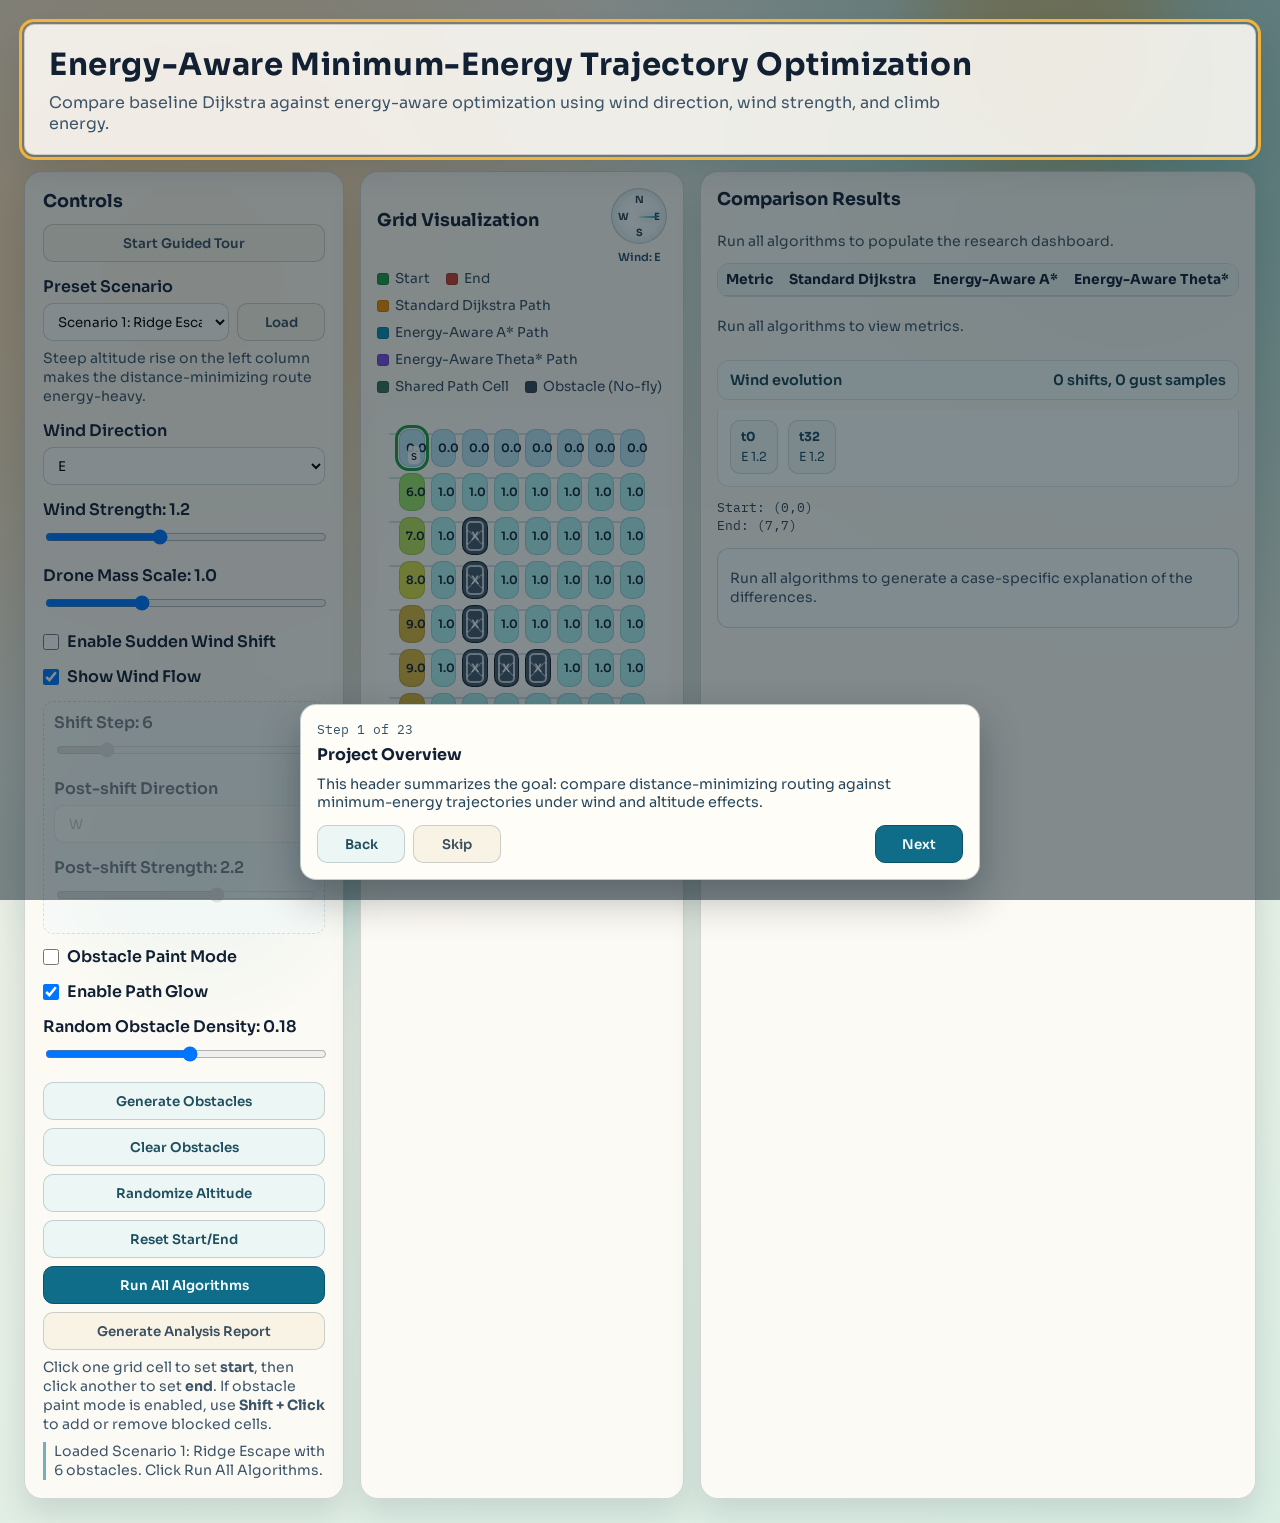
<file: Drone-Path-Planning-and-Graph-Generation-Project/energy-aware-shortest-path/index.html>
<!doctype html>
<html lang="en">
<head>
  <meta charset="UTF-8" />
  <meta name="viewport" content="width=device-width, initial-scale=1.0" />
  <title>Energy-Aware Minimum-Energy Trajectory | DAA Mini-Project</title>
  <link rel="preconnect" href="https://fonts.googleapis.com" />
  <link rel="preconnect" href="https://fonts.gstatic.com" crossorigin />
  <link
    href="https://fonts.googleapis.com/css2?family=Sora:wght@400;600;700&family=IBM+Plex+Mono:wght@400;500&display=swap"
    rel="stylesheet"
  />
  <link rel="stylesheet" href="styles.css" />
</head>
<body>
  <div class="orb orb-one"></div>
  <div class="orb orb-two"></div>

  <main class="app-shell">
    <header class="hero panel">
      <h1>Energy-Aware Minimum-Energy Trajectory Optimization</h1>
      <p>
        Compare baseline Dijkstra against energy-aware optimization using
        wind direction, wind strength, and climb energy.
      </p>
    </header>

    <section class="layout">
      <aside class="panel controls">
        <h2>Controls</h2>

        <button id="startTourBtn" class="secondary-btn tour-btn" type="button">Start Guided Tour</button>

        <div class="control-group">
          <label for="scenarioSelect">Preset Scenario</label>
          <div class="inline-controls">
            <select id="scenarioSelect"></select>
            <button id="loadScenarioBtn" class="secondary-btn">Load</button>
          </div>
          <p id="scenarioDescription" class="muted-text"></p>
        </div>

        <div class="control-group">
          <label for="windDirection">Wind Direction</label>
          <select id="windDirection"></select>
        </div>

        <div class="control-group">
          <label for="windStrength">
            Wind Strength: <span id="windStrengthValue">1.5</span>
          </label>
          <input id="windStrength" type="range" min="0" max="3" step="0.1" value="1.5" />
        </div>

        <div class="control-group">
          <label for="altitudeFactor">
            Drone Mass Scale: <span id="altitudeFactorValue">1.0</span>
          </label>
          <input id="altitudeFactor" type="range" min="0" max="3" step="0.1" value="1.0" />
        </div>

        <div class="control-group">
          <label class="checkbox-label" for="dynamicWindEnabled">
            <input id="dynamicWindEnabled" type="checkbox" />
            Enable Sudden Wind Shift
          </label>
        </div>

        <div class="control-group">
          <label class="checkbox-label" for="showWindFlow">
            <input id="showWindFlow" type="checkbox" checked />
            Show Wind Flow
          </label>
        </div>

        <div id="windShiftControls" class="wind-shift-panel">
          <div class="control-group">
            <label for="windShiftStep">
              Shift Step: <span id="windShiftStepValue">6</span>
            </label>
            <input id="windShiftStep" type="range" min="1" max="30" step="1" value="6" />
          </div>

          <div class="control-group">
            <label for="windDirectionAfterShift">Post-shift Direction</label>
            <select id="windDirectionAfterShift"></select>
          </div>

          <div class="control-group">
            <label for="windStrengthAfterShift">
              Post-shift Strength: <span id="windStrengthAfterShiftValue">2.2</span>
            </label>
            <input id="windStrengthAfterShift" type="range" min="0" max="3.5" step="0.1" value="2.2" />
          </div>
        </div>

        <div class="control-group">
          <label class="checkbox-label" for="obstaclePaintMode">
            <input id="obstaclePaintMode" type="checkbox" />
            Obstacle Paint Mode
          </label>
        </div>

        <div class="control-group">
          <label class="checkbox-label" for="enablePathGlow">
            <input id="enablePathGlow" type="checkbox" checked />
            Enable Path Glow
          </label>
        </div>

        <div class="control-group">
          <label for="obstacleDensity">
            Random Obstacle Density: <span id="obstacleDensityValue">0.18</span>
          </label>
          <input id="obstacleDensity" type="range" min="0" max="0.35" step="0.01" value="0.18" />
        </div>

        <div class="button-grid">
          <button id="randomObstacleBtn" class="ghost-btn">Generate Obstacles</button>
          <button id="clearObstacleBtn" class="ghost-btn">Clear Obstacles</button>
          <button id="randomizeBtn" class="ghost-btn">Randomize Altitude</button>
          <button id="resetSelectionBtn" class="ghost-btn">Reset Start/End</button>
          <button id="runBtn" class="primary-btn">Run All Algorithms</button>
          <button id="generateReportBtn" class="secondary-btn">Generate Analysis Report</button>
        </div>

        <p class="help-text">
          Click one grid cell to set <strong>start</strong>, then click another to set
          <strong>end</strong>. If obstacle paint mode is enabled, use <strong>Shift + Click</strong>
          to add or remove blocked cells.
        </p>

        <p id="statusLine" class="status-line">Ready.</p>
      </aside>

      <section class="visuals">
        <article class="panel">
          <div class="panel-header">
            <h2>Grid Visualization</h2>
            <div id="windCompass" class="compass" aria-live="polite" aria-label="Wind compass">
              <div class="compass-face">
                <span class="compass-dir north">N</span>
                <span class="compass-dir east">E</span>
                <span class="compass-dir south">S</span>
                <span class="compass-dir west">W</span>
                <div class="compass-needle"></div>
              </div>
              <div id="windCompassLabel" class="compass-label">Wind: E</div>
            </div>
          </div>

          <div class="legend">
            <span><i class="swatch start"></i> Start</span>
            <span><i class="swatch end"></i> End</span>
            <span><i class="swatch baseline"></i> Standard Dijkstra Path</span>
            <span><i class="swatch energy"></i> Energy-Aware A* Path</span>
            <span><i class="swatch theta"></i> Energy-Aware Theta* Path</span>
            <span><i class="swatch overlap"></i> Shared Path Cell</span>
            <span><i class="swatch blocked"></i> Obstacle (No-fly)</span>
          </div>

          <div class="grid-wrap">
            <canvas id="windCanvas" class="wind-canvas" aria-hidden="true"></canvas>
            <canvas id="pathCanvas" class="path-canvas" aria-hidden="true"></canvas>
            <div id="windFlow" class="wind-flow" aria-hidden="true"></div>
            <div id="grid" class="grid" aria-label="Path planning grid"></div>
          </div>
        </article>

        <article class="panel results-panel">
          <h2>Comparison Results</h2>

          <div id="researchDashboard" class="research-dashboard"></div>

          <div class="table-wrap">
            <table id="comparisonTable">
              <thead>
                <tr>
                  <th>Metric</th>
                  <th>Standard Dijkstra</th>
                  <th>Energy-Aware A*</th>
                  <th>Energy-Aware Theta*</th>
                </tr>
              </thead>
              <tbody></tbody>
            </table>
          </div>

          <div id="statsCards" class="stats-cards"></div>
          <div id="dynamicMetrics" class="dynamic-metrics-panel"></div>
          <div id="windEvolution" class="wind-evolution-panel"></div>

          <div id="pathSummary" class="path-summary"></div>
          <div id="resultExplanation" class="result-explanation"></div>
        </article>
      </section>
    </section>
  </main>

  <div id="tourOverlay" class="tour-overlay hidden" role="dialog" aria-modal="true" aria-live="polite" aria-label="Guided tour">
    <article class="tour-card">
      <p id="tourStepCounter" class="tour-step-counter"></p>
      <h3 id="tourTitle"></h3>
      <p id="tourBody" class="tour-body"></p>
      <div class="tour-actions">
        <button id="tourBackBtn" class="ghost-btn" type="button">Back</button>
        <button id="tourSkipBtn" class="secondary-btn tour-skip-btn" type="button">Skip</button>
        <button id="tourNextBtn" class="primary-btn" type="button">Next</button>
      </div>
    </article>
  </div>

  <script type="module" src="js/app.js"></script>
</body>
</html>
</file>
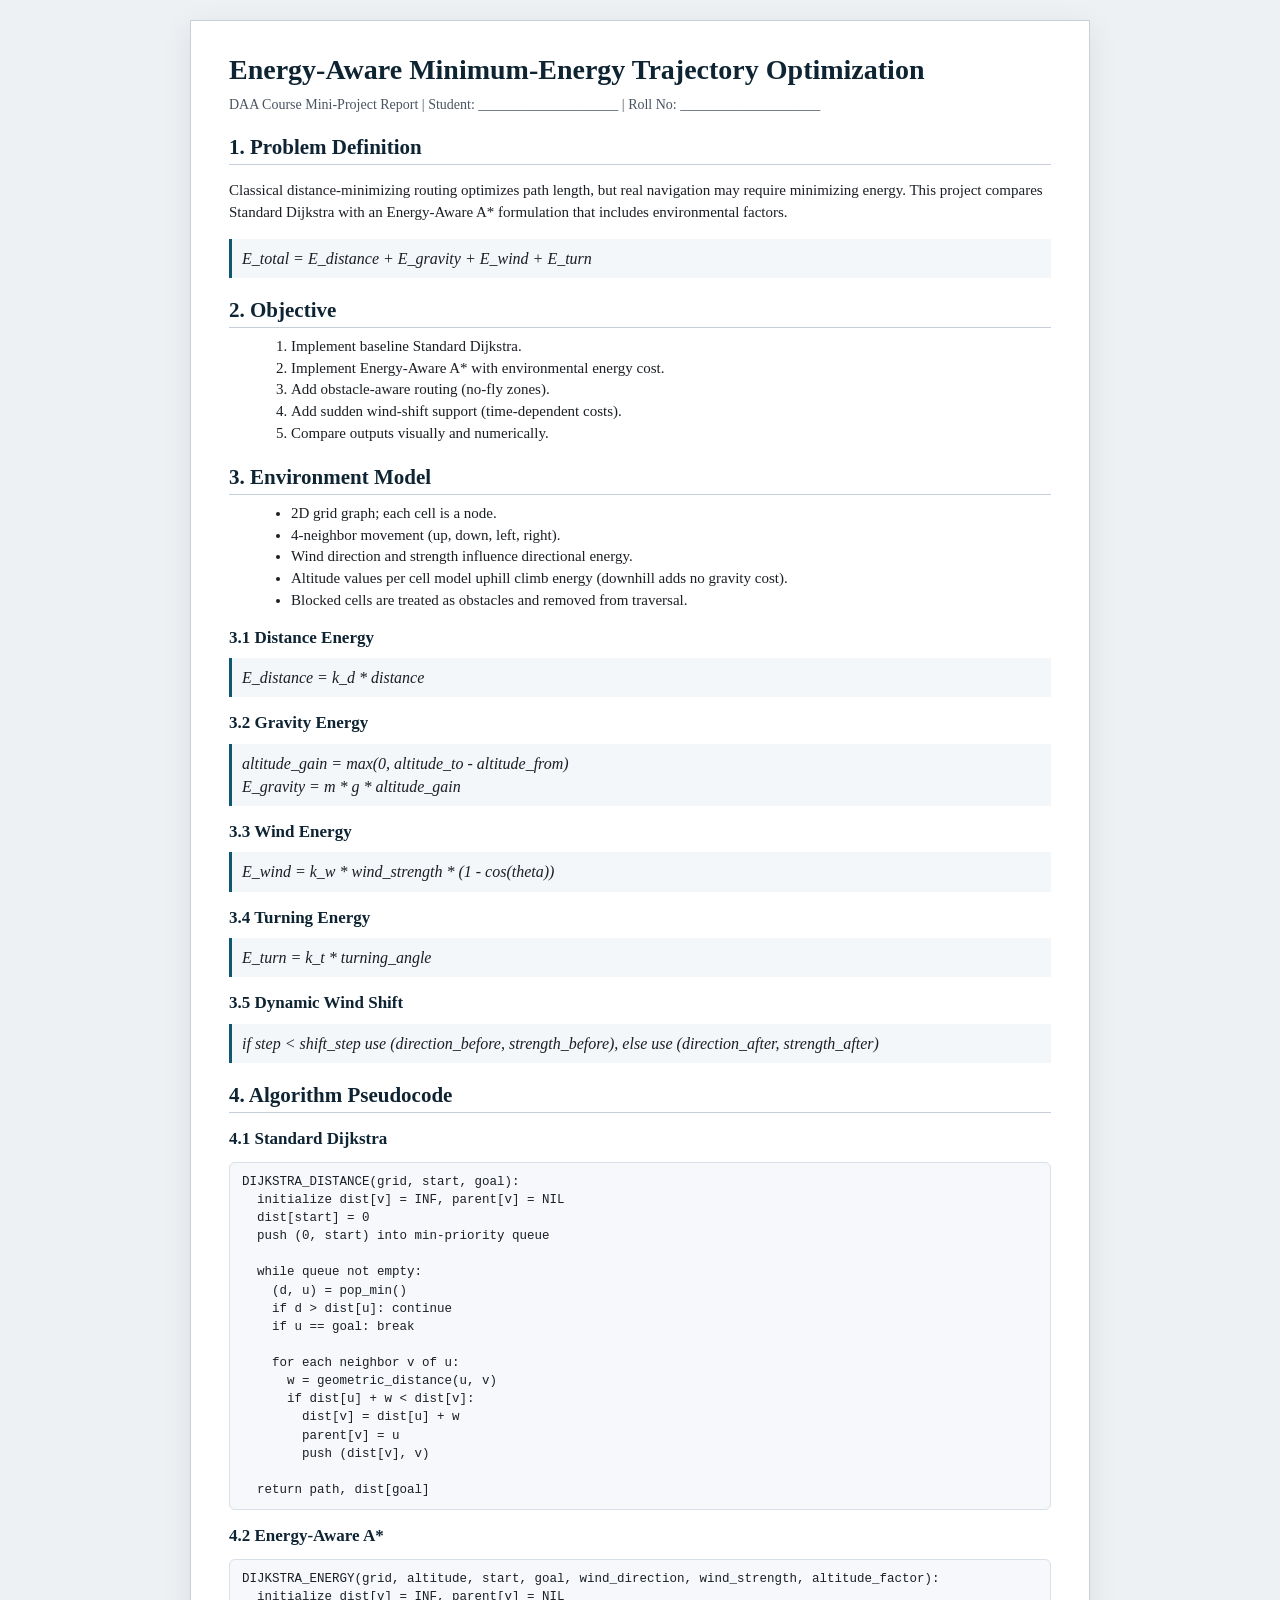
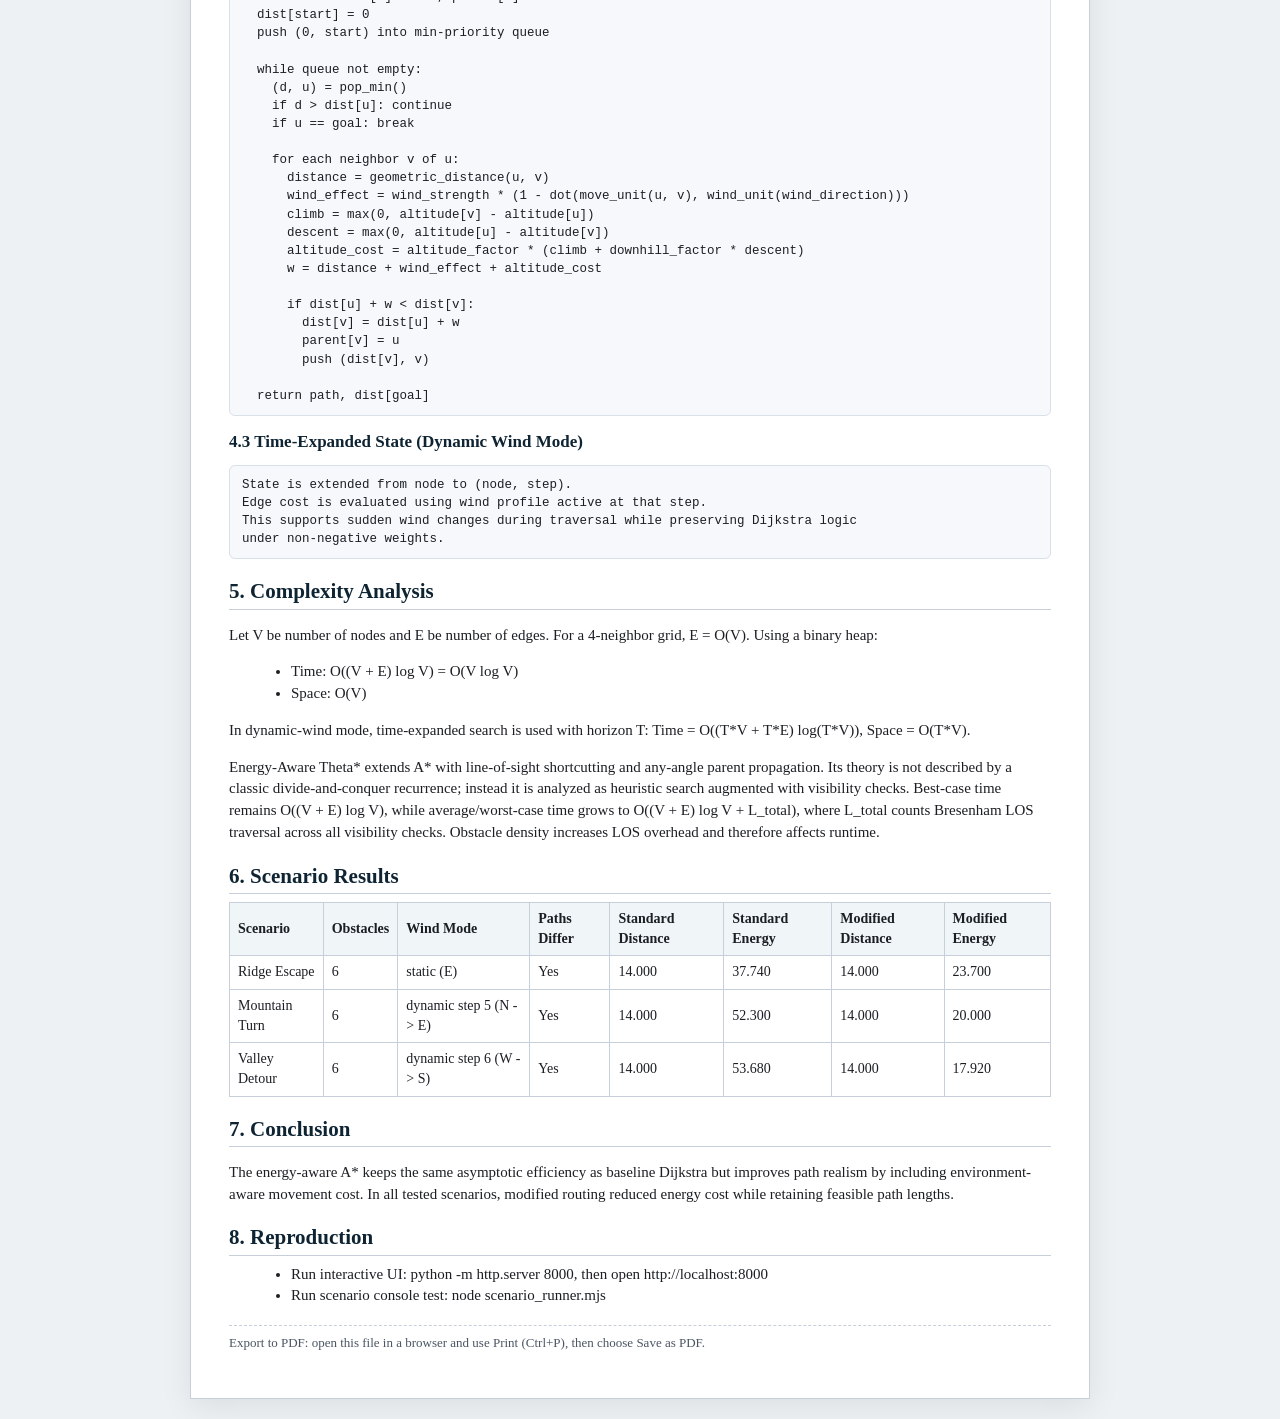
<file: Drone-Path-Planning-and-Graph-Generation-Project/energy-aware-shortest-path/DAA_Report_Print.html>
<!doctype html>
<html lang="en">
<head>
  <meta charset="UTF-8" />
  <meta name="viewport" content="width=device-width, initial-scale=1.0" />
  <title>DAA Report - Energy-Aware Minimum-Energy Trajectory</title>
  <style>
    :root {
      --ink: #1b1f24;
      --muted: #4a5563;
      --line: #c7d0da;
      --accent: #0f5870;
      --paper: #ffffff;
      --code-bg: #f6f8fb;
    }

    * {
      box-sizing: border-box;
    }

    @page {
      size: A4;
      margin: 18mm 16mm;
    }

    body {
      margin: 0;
      font-family: "Times New Roman", Times, serif;
      background: #eef1f4;
      color: var(--ink);
      line-height: 1.45;
    }

    .page {
      width: min(900px, 100%);
      margin: 20px auto;
      background: var(--paper);
      border: 1px solid var(--line);
      padding: 32px 38px;
      box-shadow: 0 8px 30px rgba(0, 0, 0, 0.08);
    }

    h1,
    h2,
    h3 {
      margin: 0 0 8px;
      font-weight: 700;
      line-height: 1.2;
      color: #0f2433;
    }

    h1 {
      font-size: 28px;
      margin-bottom: 4px;
    }

    h2 {
      font-size: 21px;
      margin-top: 20px;
      border-bottom: 1px solid var(--line);
      padding-bottom: 4px;
    }

    h3 {
      font-size: 17px;
      margin-top: 16px;
    }

    p,
    li {
      font-size: 15px;
    }

    .meta {
      margin: 8px 0 14px;
      color: var(--muted);
      font-size: 14px;
    }

    .equation {
      margin: 10px 0;
      padding: 8px 10px;
      border-left: 3px solid var(--accent);
      background: #f3f7fa;
      font-style: italic;
    }

    ul,
    ol {
      margin: 8px 0 8px 22px;
    }

    pre {
      background: var(--code-bg);
      border: 1px solid #d8e0ea;
      border-radius: 6px;
      padding: 10px 12px;
      font-family: Consolas, "Courier New", monospace;
      font-size: 12.5px;
      overflow-x: auto;
      white-space: pre;
    }

    table {
      width: 100%;
      border-collapse: collapse;
      margin-top: 8px;
      font-size: 14px;
    }

    th,
    td {
      border: 1px solid var(--line);
      padding: 6px 8px;
      text-align: left;
    }

    th {
      background: #f0f5f8;
    }

    .note {
      margin-top: 18px;
      font-size: 13px;
      color: var(--muted);
      border-top: 1px dashed var(--line);
      padding-top: 8px;
    }

    @media print {
      body {
        background: #fff;
      }

      .page {
        border: 0;
        box-shadow: none;
        margin: 0;
        width: auto;
        padding: 0;
      }

      .note {
        display: none;
      }
    }
  </style>
</head>
<body>
  <article class="page">
    <h1>Energy-Aware Minimum-Energy Trajectory Optimization</h1>
    <p class="meta">
      DAA Course Mini-Project Report | Student: ____________________ | Roll No: ____________________
    </p>

    <h2>1. Problem Definition</h2>
    <p>
      Classical distance-minimizing routing optimizes path length, but real navigation may require minimizing energy.
      This project compares Standard Dijkstra with an Energy-Aware A* formulation that includes environmental factors.
    </p>
    <div class="equation">E_total = E_distance + E_gravity + E_wind + E_turn</div>

    <h2>2. Objective</h2>
    <ol>
      <li>Implement baseline Standard Dijkstra.</li>
      <li>Implement Energy-Aware A* with environmental energy cost.</li>
      <li>Add obstacle-aware routing (no-fly zones).</li>
      <li>Add sudden wind-shift support (time-dependent costs).</li>
      <li>Compare outputs visually and numerically.</li>
    </ol>

    <h2>3. Environment Model</h2>
    <ul>
      <li>2D grid graph; each cell is a node.</li>
      <li>4-neighbor movement (up, down, left, right).</li>
      <li>Wind direction and strength influence directional energy.</li>
      <li>Altitude values per cell model uphill climb energy (downhill adds no gravity cost).</li>
      <li>Blocked cells are treated as obstacles and removed from traversal.</li>
    </ul>

    <h3>3.1 Distance Energy</h3>
    <div class="equation">E_distance = k_d * distance</div>

    <h3>3.2 Gravity Energy</h3>
    <div class="equation">
      altitude_gain = max(0, altitude_to - altitude_from)<br />
      E_gravity = m * g * altitude_gain
    </div>

    <h3>3.3 Wind Energy</h3>
    <div class="equation">E_wind = k_w * wind_strength * (1 - cos(theta))</div>

    <h3>3.4 Turning Energy</h3>
    <div class="equation">E_turn = k_t * turning_angle</div>

    <h3>3.5 Dynamic Wind Shift</h3>
    <div class="equation">
      if step &lt; shift_step use (direction_before, strength_before), else use (direction_after, strength_after)
    </div>

    <h2>4. Algorithm Pseudocode</h2>

    <h3>4.1 Standard Dijkstra</h3>
    <pre>DIJKSTRA_DISTANCE(grid, start, goal):
  initialize dist[v] = INF, parent[v] = NIL
  dist[start] = 0
  push (0, start) into min-priority queue

  while queue not empty:
    (d, u) = pop_min()
    if d &gt; dist[u]: continue
    if u == goal: break

    for each neighbor v of u:
      w = geometric_distance(u, v)
      if dist[u] + w &lt; dist[v]:
        dist[v] = dist[u] + w
        parent[v] = u
        push (dist[v], v)

  return path, dist[goal]</pre>

    <h3>4.2 Energy-Aware A*</h3>
    <pre>DIJKSTRA_ENERGY(grid, altitude, start, goal, wind_direction, wind_strength, altitude_factor):
  initialize dist[v] = INF, parent[v] = NIL
  dist[start] = 0
  push (0, start) into min-priority queue

  while queue not empty:
    (d, u) = pop_min()
    if d &gt; dist[u]: continue
    if u == goal: break

    for each neighbor v of u:
      distance = geometric_distance(u, v)
      wind_effect = wind_strength * (1 - dot(move_unit(u, v), wind_unit(wind_direction)))
      climb = max(0, altitude[v] - altitude[u])
      descent = max(0, altitude[u] - altitude[v])
      altitude_cost = altitude_factor * (climb + downhill_factor * descent)
      w = distance + wind_effect + altitude_cost

      if dist[u] + w &lt; dist[v]:
        dist[v] = dist[u] + w
        parent[v] = u
        push (dist[v], v)

  return path, dist[goal]</pre>

    <h3>4.3 Time-Expanded State (Dynamic Wind Mode)</h3>
    <pre>State is extended from node to (node, step).
Edge cost is evaluated using wind profile active at that step.
This supports sudden wind changes during traversal while preserving Dijkstra logic
under non-negative weights.</pre>

    <h2>5. Complexity Analysis</h2>
    <p>
      Let V be number of nodes and E be number of edges. For a 4-neighbor grid, E = O(V).
      Using a binary heap:
    </p>
    <ul>
      <li>Time: O((V + E) log V) = O(V log V)</li>
      <li>Space: O(V)</li>
    </ul>

    <p>
      In dynamic-wind mode, time-expanded search is used with horizon T:
      Time = O((T*V + T*E) log(T*V)), Space = O(T*V).
    </p>

    <p>
      Energy-Aware Theta* extends A* with line-of-sight shortcutting and any-angle parent propagation. Its theory is not described by
      a classic divide-and-conquer recurrence; instead it is analyzed as heuristic search augmented with visibility checks.
      Best-case time remains O((V + E) log V), while average/worst-case time grows to O((V + E) log V + L_total), where
      L_total counts Bresenham LOS traversal across all visibility checks. Obstacle density increases LOS overhead and therefore
      affects runtime.
    </p>

    <h2>6. Scenario Results</h2>
    <table>
      <thead>
        <tr>
          <th>Scenario</th>
          <th>Obstacles</th>
          <th>Wind Mode</th>
          <th>Paths Differ</th>
          <th>Standard Distance</th>
          <th>Standard Energy</th>
          <th>Modified Distance</th>
          <th>Modified Energy</th>
        </tr>
      </thead>
      <tbody>
        <tr>
          <td>Ridge Escape</td>
          <td>6</td>
          <td>static (E)</td>
          <td>Yes</td>
          <td>14.000</td>
          <td>37.740</td>
          <td>14.000</td>
          <td>23.700</td>
        </tr>
        <tr>
          <td>Mountain Turn</td>
          <td>6</td>
          <td>dynamic step 5 (N -> E)</td>
          <td>Yes</td>
          <td>14.000</td>
          <td>52.300</td>
          <td>14.000</td>
          <td>20.000</td>
        </tr>
        <tr>
          <td>Valley Detour</td>
          <td>6</td>
          <td>dynamic step 6 (W -> S)</td>
          <td>Yes</td>
          <td>14.000</td>
          <td>53.680</td>
          <td>14.000</td>
          <td>17.920</td>
        </tr>
      </tbody>
    </table>

    <h2>7. Conclusion</h2>
    <p>
      The energy-aware A* keeps the same asymptotic efficiency as baseline Dijkstra but improves path realism
      by including environment-aware movement cost. In all tested scenarios, modified routing reduced energy
      cost while retaining feasible path lengths.
    </p>

    <h2>8. Reproduction</h2>
    <ul>
      <li>Run interactive UI: python -m http.server 8000, then open http://localhost:8000</li>
      <li>Run scenario console test: node scenario_runner.mjs</li>
    </ul>

    <p class="note">
      Export to PDF: open this file in a browser and use Print (Ctrl+P), then choose Save as PDF.
    </p>
  </article>
</body>
</html>
</file>
<file: Drone-Path-Planning-and-Graph-Generation-Project/energy-aware-shortest-path/styles.css>
:root {
  --bg-top: #f7efe4;
  --bg-bottom: #dbeee4;
  --panel-bg: rgba(255, 252, 246, 0.88);
  --panel-border: rgba(34, 53, 70, 0.18);
  --text-main: #122033;
  --text-muted: #3d5569;
  --accent-primary: #0f6d8a;
  --accent-primary-dark: #0b5468;
  --accent-secondary: #f0a42b;
  --path-standard: #f08c00;
  --path-energy: #0d8cb6;
  --path-theta: #7a4ae0;
  --path-overlap: #3c6e57;
  --start-color: #1f9a44;
  --end-color: #c93c2f;
}

* {
  box-sizing: border-box;
}

body {
  margin: 0;
  min-height: 100vh;
  font-family: "Sora", sans-serif;
  color: var(--text-main);
  background:
    radial-gradient(circle at 15% 18%, #ffd39a 0%, transparent 30%),
    radial-gradient(circle at 88% 10%, #9cd5cb 0%, transparent 32%),
    linear-gradient(160deg, var(--bg-top), var(--bg-bottom));
  padding: 24px;
  position: relative;
  overflow-x: hidden;
}

.orb {
  position: fixed;
  z-index: -1;
  border-radius: 999px;
  filter: blur(40px);
  opacity: 0.45;
}

.orb-one {
  width: 260px;
  height: 260px;
  background: #f1a536;
  top: -80px;
  right: 8%;
}

.orb-two {
  width: 280px;
  height: 280px;
  background: #37a7b0;
  bottom: -100px;
  left: 5%;
}

.app-shell {
  max-width: 1300px;
  margin: 0 auto;
  display: grid;
  gap: 16px;
  animation: fade-in 500ms ease-out;
}

@keyframes fade-in {
  from {
    opacity: 0;
    transform: translateY(10px);
  }

  to {
    opacity: 1;
    transform: translateY(0);
  }
}

.panel {
  border: 1px solid var(--panel-border);
  border-radius: 18px;
  background: var(--panel-bg);
  box-shadow: 0 14px 30px rgba(11, 45, 54, 0.12);
  backdrop-filter: blur(4px);
}

.hero {
  padding: 20px 24px;
}

.hero h1 {
  margin: 0;
  font-size: clamp(1.4rem, 2.4vw, 2.1rem);
  letter-spacing: 0.02em;
}

.hero p {
  margin: 8px 0 0;
  color: var(--text-muted);
  max-width: 920px;
}

.layout {
  display: grid;
  grid-template-columns: 320px minmax(0, 1fr);
  gap: 16px;
}

.controls {
  padding: 18px;
  align-self: start;
  position: sticky;
  top: 20px;
}

.controls h2,
.visuals h2 {
  margin: 0 0 12px;
  font-size: 1.1rem;
}

.tour-btn {
  margin-bottom: 14px;
}

.control-group {
  margin-bottom: 14px;
}

.checkbox-label {
  display: flex;
  align-items: center;
  gap: 8px;
  font-weight: 600;
  margin-bottom: 0;
}

.checkbox-label input[type="checkbox"] {
  width: 16px;
  height: 16px;
  margin: 0;
}

.wind-shift-panel {
  border: 1px dashed rgba(18, 52, 72, 0.25);
  border-radius: 10px;
  padding: 10px;
  margin-bottom: 12px;
  background: rgba(240, 248, 252, 0.7);
}

.wind-shift-panel.disabled {
  opacity: 0.55;
}

label {
  display: block;
  font-weight: 600;
  margin-bottom: 6px;
}

select,
input[type="range"],
button {
  width: 100%;
  border-radius: 10px;
  border: 1px solid rgba(25, 58, 73, 0.2);
  font-family: inherit;
}

select {
  height: 38px;
  padding: 0 10px;
  background: #fffcf7;
}

.inline-controls {
  display: grid;
  grid-template-columns: 1fr 88px;
  gap: 8px;
}

button {
  cursor: pointer;
  height: 38px;
  font-weight: 600;
  transition: transform 180ms ease, background-color 180ms ease;
}

button:hover {
  transform: translateY(-1px);
}

.primary-btn {
  background: var(--accent-primary);
  color: #f7fffe;
  border-color: var(--accent-primary-dark);
}

.primary-btn:hover {
  background: var(--accent-primary-dark);
}

.secondary-btn {
  background: #f9f3e5;
  color: #3a4f5f;
}

.ghost-btn {
  background: #ecf6f4;
  color: #1e4e5f;
}

.button-grid {
  display: grid;
  gap: 8px;
  margin-top: 8px;
}

.help-text,
.muted-text,
.status-line {
  font-size: 0.88rem;
  color: var(--text-muted);
  line-height: 1.35;
  margin: 8px 0 0;
}

.status-line {
  border-left: 3px solid #77aeba;
  padding-left: 8px;
}

.visuals {
  display: grid;
  grid-template-columns: 1.2fr 1fr;
  gap: 16px;
}

.visuals > .panel {
  padding: 16px;
}

.legend {
  display: flex;
  flex-wrap: wrap;
  gap: 10px 16px;
  margin-bottom: 12px;
  font-size: 0.85rem;
  color: #31495e;
}

.legend span {
  display: inline-flex;
  align-items: center;
  gap: 6px;
}

.panel-header {
  display: flex;
  align-items: center;
  justify-content: space-between;
  gap: 12px;
  margin-bottom: 6px;
}

.compass {
  display: grid;
  gap: 6px;
  justify-items: center;
  font-size: 0.75rem;
  color: #305063;
}

.compass-face {
  width: 56px;
  height: 56px;
  border-radius: 50%;
  border: 1px solid rgba(28, 61, 77, 0.25);
  background: radial-gradient(circle at center, rgba(255, 255, 255, 0.7), rgba(226, 242, 244, 0.9));
  position: relative;
  box-shadow: inset 0 0 12px rgba(24, 64, 80, 0.12);
}

.compass-dir {
  position: absolute;
  font-size: 0.62rem;
  font-weight: 700;
  color: #284354;
}

.compass-dir.north {
  top: 4px;
  left: 50%;
  transform: translateX(-50%);
}

.compass-dir.east {
  right: 6px;
  top: 50%;
  transform: translateY(-50%);
}

.compass-dir.south {
  bottom: 4px;
  left: 50%;
  transform: translateX(-50%);
}

.compass-dir.west {
  left: 6px;
  top: 50%;
  transform: translateY(-50%);
}

.compass-needle {
  position: absolute;
  width: 2px;
  height: 18px;
  background: linear-gradient(180deg, rgba(13, 140, 182, 0.9), rgba(13, 140, 182, 0.2));
  left: 50%;
  top: 10px;
  transform-origin: bottom center;
  transform: translateX(-50%) rotate(var(--wind-angle, 90deg));
  border-radius: 2px;
  box-shadow: 0 0 8px rgba(13, 140, 182, 0.6);
  animation: compassPulse 2.8s ease-in-out infinite;
}

.compass-label {
  font-size: 0.7rem;
  font-weight: 600;
  color: #2d4e62;
}

@keyframes compassPulse {
  0%,
  100% {
    box-shadow: 0 0 6px rgba(13, 140, 182, 0.4);
  }
  50% {
    box-shadow: 0 0 12px rgba(13, 140, 182, 0.7);
  }
}

.grid-wrap {
  position: relative;
  padding: 14px;
  border-radius: 16px;
  background: rgba(255, 255, 255, 0.4);
  overflow: hidden;
}

.wind-canvas,
.path-canvas {
  position: absolute;
  inset: 0;
  width: 100%;
  height: 100%;
  pointer-events: none;
}

.wind-canvas {
  z-index: 1;
  opacity: 0.6;
}

.path-canvas {
  z-index: 2;
  opacity: 0.55;
}

.wind-flow {
  display: none;
}

.swatch {
  width: 12px;
  height: 12px;
  border-radius: 3px;
  display: inline-block;
  border: 1px solid rgba(0, 0, 0, 0.15);
}

.swatch.start {
  background: var(--start-color);
}

.swatch.end {
  background: var(--end-color);
}

.swatch.baseline {
  background: var(--path-standard);
}

.swatch.energy {
  background: var(--path-energy);
}

.swatch.theta {
  background: var(--path-theta);
}

.swatch.overlap {
  background: var(--path-overlap);
}

.swatch.blocked {
  background: #364656;
}

.grid {
  display: grid;
  gap: 6px;
  grid-template-columns: repeat(var(--grid-cols, 8), minmax(0, 1fr));
  position: relative;
  z-index: 4;
  padding: 8px;
  border-radius: 12px;
}

.grid-cell {
  aspect-ratio: 1;
  border: 1px solid rgba(9, 34, 48, 0.15);
  border-radius: 10px;
  display: grid;
  place-items: center;
  position: relative;
  color: #112033;
  font-size: 0.72rem;
  font-weight: 600;
  user-select: none;
  cursor: pointer;
  transition: transform 120ms ease, box-shadow 120ms ease;
  box-sizing: border-box;
  backdrop-filter: blur(1px);
}

.grid-cell:hover {
  transform: scale(1.03);
  box-shadow: 0 0 0 2px rgba(9, 109, 138, 0.24);
}

.grid-cell.blocked {
  background: #445769 !important;
  color: #f5f8fb;
  border-color: rgba(12, 24, 36, 0.9);
  cursor: not-allowed;
}

.grid-cell.blocked::before {
  content: "";
  position: absolute;
  inset: 3px;
  border-radius: 5px;
  border: 2px solid rgba(255, 255, 255, 0.7);
  background:
    linear-gradient(45deg, transparent 44%, rgba(255, 255, 255, 0.65) 47%, transparent 50%),
    linear-gradient(-45deg, transparent 44%, rgba(255, 255, 255, 0.65) 47%, transparent 50%);
}

.grid-cell.blocked:hover {
  transform: none;
  box-shadow: none;
}

.grid-cell .marker {
  position: absolute;
  bottom: 2px;
  right: 4px;
  font-size: 0.62rem;
  font-family: "IBM Plex Mono", monospace;
  background: rgba(255, 255, 255, 0.82);
  padding: 0 3px;
  border-radius: 4px;
}

.grid-cell.path-standard {
  box-shadow: inset 0 0 0 3px rgba(240, 140, 0, 0.85);
}

.grid-cell.path-energy {
  box-shadow: inset 0 0 0 3px rgba(13, 140, 182, 0.85);
}

.grid-cell.path-theta {
  box-shadow: inset 0 0 0 3px rgba(122, 74, 224, 0.9);
}

.grid-cell.path-overlap {
  box-shadow: inset 0 0 0 3px rgba(60, 110, 87, 0.9);
}

.grid-cell.path-flow {
  animation-name: pathFlowPulse;
  animation-duration: var(--flow-duration, 2200ms);
  animation-timing-function: ease-in-out;
  animation-iteration-count: infinite;
  animation-delay: var(--flow-delay, 0ms);
  animation-fill-mode: both;
  will-change: box-shadow;
}

.grid-cell.path-flow-standard {
  --flow-outline: rgba(240, 140, 0, 0.8);
  --flow-glow-weak: rgba(240, 140, 0, 0.12);
  --flow-glow-strong: rgba(240, 140, 0, 0.4);
}

.grid-cell.path-flow-energy {
  --flow-outline: rgba(13, 140, 182, 0.82);
  --flow-glow-weak: rgba(13, 140, 182, 0.12);
  --flow-glow-strong: rgba(0, 200, 255, 0.42);
}

.grid-cell.path-flow-theta {
  --flow-outline: rgba(122, 74, 224, 0.82);
  --flow-glow-weak: rgba(122, 74, 224, 0.12);
  --flow-glow-strong: rgba(180, 120, 255, 0.42);
}

.grid-cell.path-overlap-flow {
  --flow-outline: rgba(60, 110, 87, 0.82);
  --flow-glow-weak: rgba(60, 110, 87, 0.12);
  --flow-glow-strong: rgba(80, 180, 140, 0.38);
}

@keyframes pathFlowPulse {
  0%,
  100% {
    box-shadow:
      inset 0 0 0 3px var(--flow-outline),
      0 0 6px var(--flow-glow-weak);
  }
  50% {
    box-shadow:
      inset 0 0 0 3px var(--flow-outline),
      0 0 16px var(--flow-glow-strong);
  }
}

.grid-cell.start {
  outline: 3px solid var(--start-color);
  outline-offset: 1px;
}

.grid-cell.end {
  outline: 3px solid var(--end-color);
  outline-offset: 1px;
}

.stats-cards {
  display: grid;
  grid-template-columns: repeat(auto-fit, minmax(220px, 1fr));
  gap: 10px;
  margin-top: 12px;
}

.research-dashboard {
  display: grid;
  grid-template-columns: repeat(auto-fit, minmax(240px, 1fr));
  gap: 12px;
  margin-top: 14px;
}

.research-card {
  border: 1px solid rgba(17, 47, 63, 0.18);
  border-radius: 14px;
  padding: 12px;
  background: #fbfefc;
  display: grid;
  gap: 6px;
}

.research-card h3 {
  margin: 0;
  font-size: 0.95rem;
}

.research-metric {
  display: flex;
  justify-content: space-between;
  gap: 8px;
  font-size: 0.8rem;
  color: #1e3f52;
}

.research-metric span {
  font-weight: 600;
  color: #0f2e41;
}

.stat-card {
  border: 1px solid rgba(17, 47, 63, 0.18);
  border-radius: 12px;
  padding: 10px;
  background: #fffdf8;
}

.stat-card h3 {
  margin: 0 0 8px;
  font-size: 0.96rem;
}

.stat-card p {
  margin: 3px 0;
  font-size: 0.84rem;
  color: #2c4658;
}

.stat-card .complexity-heading {
  margin-top: 8px;
  font-weight: 700;
  color: #1a3850;
}

.stat-card .complexity-note {
  color: #496377;
}

.dynamic-metrics-panel,
.wind-evolution-panel {
  margin-top: 12px;
  display: grid;
  gap: 10px;
}

.dynamic-metrics-card {
  border: 1px solid rgba(17, 47, 63, 0.18);
  border-radius: 12px;
  padding: 14px;
  background: #f7fcfb;
}

.dynamic-metrics-card h3 {
  margin: 0 0 10px;
  font-size: 0.96rem;
}

.dynamic-metrics-card p {
  margin: 4px 0;
  font-size: 0.84rem;
  color: #1c4b5d;
}

.wind-evolution-header {
  display: flex;
  align-items: center;
  justify-content: space-between;
  gap: 10px;
  padding: 10px 12px;
  border-radius: 12px;
  background: #f4fbfa;
  border: 1px solid rgba(17, 47, 63, 0.1);
  color: #164653;
  font-size: 0.9rem;
  font-weight: 600;
}

.wind-evolution-track {
  display: flex;
  flex-wrap: wrap;
  gap: 10px;
  padding: 10px 12px 12px;
  border-radius: 0 0 12px 12px;
  background: #fcfffe;
  border: 1px solid rgba(17, 47, 63, 0.1);
  border-top: none;
}

.wind-evolution-chip {
  display: inline-flex;
  flex-direction: column;
  gap: 4px;
  padding: 8px 10px;
  border-radius: 10px;
  border: 1px solid rgba(17, 47, 63, 0.14);
  background: #eff9f7;
  color: #1c4b5d;
  font-size: 0.78rem;
}

.wind-evolution-chip.gust {
  border-color: rgba(42, 113, 174, 0.24);
  background: #edf4ff;
}

.table-wrap {
  margin-top: 12px;
  overflow-x: auto;
  overflow-y: auto;
  max-height: 420px;
  border-radius: 12px;
  border: 1px solid rgba(15, 73, 94, 0.16);
}

table {
  width: 100%;
  border-collapse: collapse;
  font-size: 0.86rem;
  min-width: 520px;
}

th,
td {
  border-bottom: 1px solid rgba(12, 51, 63, 0.16);
  text-align: left;
  padding: 7px 8px;
}

th {
  background: #e9f4f2;
  position: sticky;
  top: 0;
  z-index: 2;
}

tbody tr:nth-child(even):not(.table-section) {
  background: rgba(234, 245, 246, 0.45);
}

.table-section td {
  background: rgba(220, 235, 240, 0.7);
  font-weight: 700;
  color: #1b3c4d;
  text-transform: uppercase;
  letter-spacing: 0.04em;
  font-size: 0.7rem;
}

.metric-badge {
  display: inline-flex;
  align-items: center;
  gap: 4px;
  margin-left: 6px;
  padding: 1px 6px;
  border-radius: 999px;
  font-size: 0.68rem;
  font-weight: 700;
  color: #1b4b5d;
  background: rgba(179, 222, 230, 0.6);
}

.metric-note {
  margin-left: 6px;
  font-size: 0.7rem;
  color: #3b6275;
  border-bottom: 1px dotted rgba(59, 98, 117, 0.6);
  cursor: help;
}

.path-summary {
  margin-top: 12px;
  font-size: 0.82rem;
  color: #2f4658;
  line-height: 1.4;
  font-family: "IBM Plex Mono", monospace;
  white-space: pre-wrap;
}

.result-explanation {
  margin-top: 12px;
  border: 1px solid rgba(15, 73, 94, 0.2);
  border-radius: 12px;
  background: #f9fdfc;
  padding: 12px;
  color: #234052;
  font-size: 0.88rem;
  line-height: 1.45;
}

.result-explanation h3 {
  margin: 0 0 8px;
  font-size: 0.94rem;
}

.result-explanation p {
  margin: 8px 0;
}

.result-explanation ul {
  margin: 8px 0;
  padding-left: 18px;
}

.result-explanation li {
  margin: 4px 0;
}

.tour-overlay {
  position: fixed;
  inset: 0;
  z-index: 70;
  background: rgba(8, 26, 37, 0.5);
  display: flex;
  align-items: flex-end;
  justify-content: center;
  padding: 20px;
}

.tour-overlay.hidden {
  display: none;
}

.tour-card {
  width: min(680px, 100%);
  background: #fffdf7;
  border: 1px solid rgba(19, 56, 74, 0.24);
  border-radius: 16px;
  box-shadow: 0 18px 42px rgba(4, 20, 30, 0.3);
  padding: 16px;
}

.tour-card h3 {
  margin: 0;
  font-size: 1rem;
}

.tour-step-counter {
  margin: 0 0 6px;
  color: #31546a;
  font-size: 0.82rem;
  font-family: "IBM Plex Mono", monospace;
}

.tour-body {
  margin: 10px 0 0;
  color: #28475c;
  font-size: 0.9rem;
}

.tour-actions {
  margin-top: 14px;
  display: flex;
  gap: 8px;
  justify-content: flex-end;
}

.tour-actions button {
  width: auto;
  min-width: 88px;
  padding: 0 14px;
}

.tour-skip-btn {
  margin-right: auto;
}

.tour-focus {
  position: relative !important;
  z-index: 72 !important;
  outline: 3px solid rgba(248, 183, 58, 0.95);
  outline-offset: 2px;
  border-radius: 10px;
}

@media (max-width: 1100px) {
  .layout {
    grid-template-columns: 1fr;
  }

  .controls {
    position: static;
  }

  .visuals {
    grid-template-columns: 1fr;
  }
}

@media (max-width: 640px) {
  body {
    padding: 12px;
  }

  .grid {
    gap: 3px;
  }

  .stats-cards {
    grid-template-columns: 1fr;
  }
}
</file>
